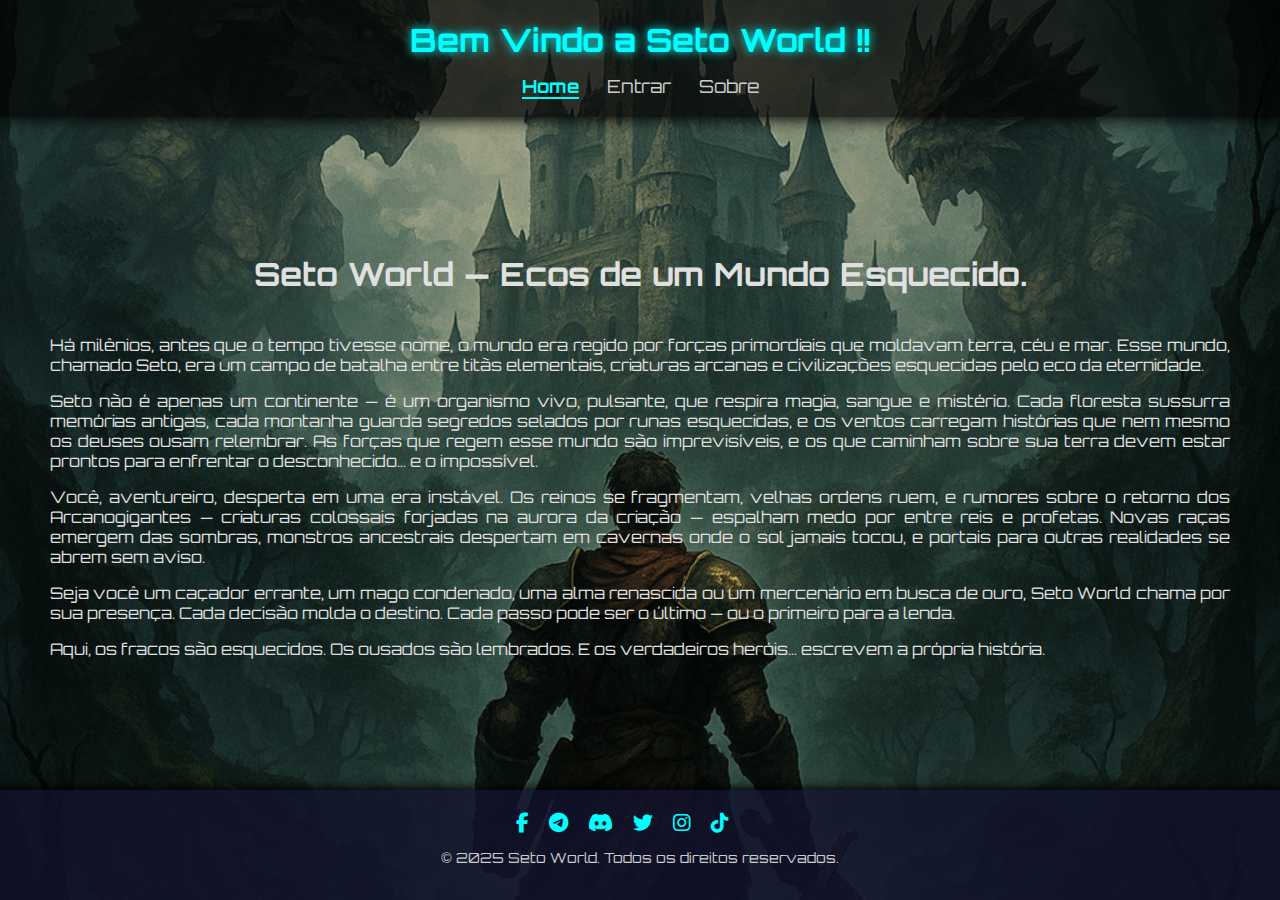
<file: Index.html>
<!DOCTYPE html>
<html lang="pt-br">

<head>
    <meta charset="UTF-8">
    <meta name="viewport" content="width=device-width, initial-scale=1.0">
    <title>Seto World</title>
    <link rel="stylesheet" href="style.css">
    <link rel="icon" href="fundo-pagina.png" type="image/png">
    <link href="https://fonts.googleapis.com/css2?family=Orbitron:wght@500&display=swap" rel="stylesheet">
    <link rel="stylesheet" href="https://cdnjs.cloudflare.com/ajax/libs/font-awesome/6.5.0/css/all.min.css">
</head>

<body>
    <main id="posicionamento-principal">
        <header class="cabecalho">
            <h1>Bem Vindo a Seto World !!</h1>
            <nav>
                <a href="Index.html">Home</a>
                <a href="Entrar.html">Entrar</a>
                <a href="Sobre.html">Sobre</a>
            </nav>
        </header>
        <section id="texto-principal">
            <h1>Seto World — Ecos de um Mundo Esquecido.</h1>
            <div class="textos">
                <p>
                    Há milênios, antes que o tempo tivesse nome, o mundo era regido por forças primordiais que moldavam
                    terra, céu e mar.
                    Esse mundo, chamado Seto, era um campo de batalha entre titãs elementais, criaturas arcanas e
                    civilizações esquecidas pelo eco da eternidade.
                </p>
                <p>
                    Seto não é apenas um continente — é um organismo vivo, pulsante, que respira magia, sangue e
                    mistério.
                    Cada floresta sussurra memórias antigas, cada montanha guarda segredos selados por runas esquecidas,
                    e os ventos carregam histórias que nem mesmo os deuses ousam relembrar. As forças que regem esse
                    mundo são imprevisíveis, e os que caminham sobre sua terra devem estar prontos para enfrentar o
                    desconhecido... e o impossível.
                </p>
                <p>
                    Você, aventureiro, desperta em uma era instável.
                    Os reinos se fragmentam, velhas ordens ruem, e rumores sobre o retorno dos Arcanogigantes —
                    criaturas colossais forjadas na aurora da criação — espalham medo por entre reis e profetas. Novas
                    raças emergem das sombras, monstros ancestrais despertam em cavernas onde o sol jamais tocou, e
                    portais para outras realidades se abrem sem aviso.
                </p>
                <p>
                    Seja você um caçador errante, um mago condenado, uma alma renascida ou um mercenário em busca de
                    ouro, Seto World chama por sua presença. Cada decisão molda o destino. Cada passo pode ser o último
                    — ou o primeiro para a lenda.
                </p>
                <p>
                    Aqui, os fracos são esquecidos.
                    Os ousados são lembrados. E os verdadeiros heróis... escrevem a própria história.
                </p>
            </div>
        </section>
        <!-- Rodapé -->
        <footer>
            <div class="social-icons">
                <a href="https://facebook.com" target="_blank"><i class="fab fa-facebook-f"></i></a>
                <a href="https://t.me" target="_blank"><i class="fab fa-telegram-plane"></i></a>
                <a href="https://discord.com" target="_blank"><i class="fab fa-discord"></i></a>
                <a href="https://twitter.com" target="_blank"><i class="fab fa-twitter"></i></a>
                <a href="https://instagram.com" target="_blank"><i class="fab fa-instagram"></i></a>
                <a href="https://tiktok.com" target="_blank"><i class="fab fa-tiktok"></i></a>
                <a href="https://youtube.com" target="_blank"><i class="fi fi-brands-youtube"></i></a>
                <a href="https://web.whatsapp.com" target="_blank"><i class="fab fa-whatsaap"></i></a>
            </div>
            <p>&copy; 2025 Seto World. Todos os direitos reservados.</p>
        </footer>
    </main>
</body>
<script src="Script.js"></script>

</html>
</file>
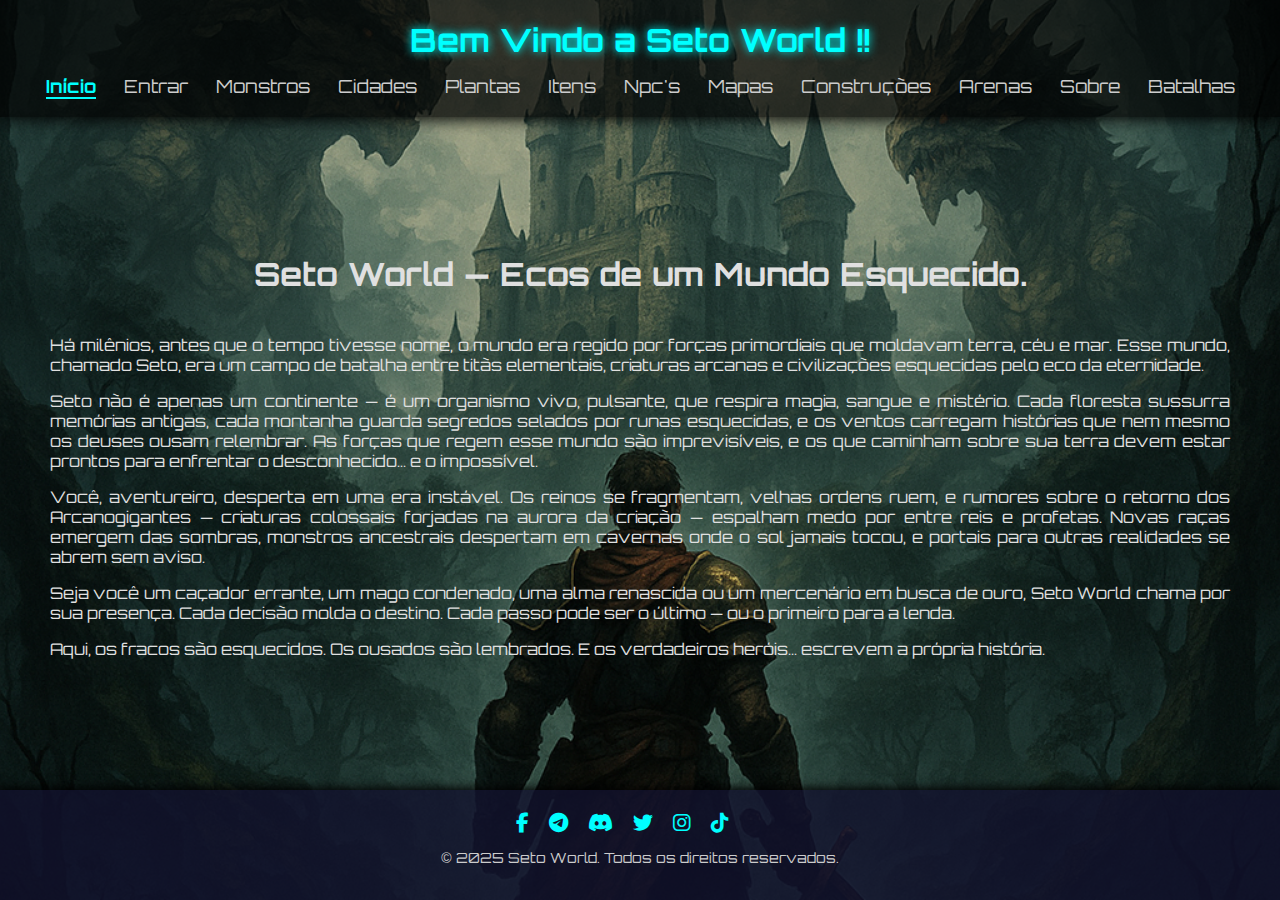
<file: index.html>
<!DOCTYPE html>
<html lang="pt-br">

<head>
    <meta charset="UTF-8">
    <meta name="viewport" content="width=device-width, initial-scale=1.0">
    <title>Seto World</title>
    <link rel="stylesheet" href="style.css">
    <link rel="icon" href="fundo-pagina.png" type="image/png">
    <link href="https://fonts.googleapis.com/css2?family=Orbitron:wght@500&display=swap" rel="stylesheet">
    <link rel="stylesheet" href="https://cdnjs.cloudflare.com/ajax/libs/font-awesome/6.5.0/css/all.min.css">
</head>

<body>
    <main id="posicionamento-principal">
        <header class="cabecalho">
            <h1>Bem Vindo a Seto World !!</h1>
            <nav>
            <a href="index.html">Início</a>
            <a href="Entrar.html">Entrar</a>
            <a href="Monstros.html">Monstros</a>
            <a href="Cidades.html">Cidades</a>
            <a href="Plantas.html">Plantas</a>
            <a href="Itens.html">Itens</a>
            <a href="Npc's.html">Npc's</a>
            <a href="Mapas.html">Mapas</a>
            <a href="Construções.html">Construções</a>
            <a href="Arenas.html">Arenas</a>
            <a href="Sobre.html">Sobre</a>
            <a href="Batalha.html">Batalhas</a>
            </nav>
        </header>
        <section id="texto-principal">
            <h1>Seto World — Ecos de um Mundo Esquecido.</h1>
            <div class="textos">
                <p>
                    Há milênios, antes que o tempo tivesse nome, o mundo era regido por forças primordiais que moldavam
                    terra, céu e mar.
                    Esse mundo, chamado Seto, era um campo de batalha entre titãs elementais, criaturas arcanas e
                    civilizações esquecidas pelo eco da eternidade.
                </p>
                <p>
                    Seto não é apenas um continente — é um organismo vivo, pulsante, que respira magia, sangue e
                    mistério.
                    Cada floresta sussurra memórias antigas, cada montanha guarda segredos selados por runas esquecidas,
                    e os ventos carregam histórias que nem mesmo os deuses ousam relembrar. As forças que regem esse
                    mundo são imprevisíveis, e os que caminham sobre sua terra devem estar prontos para enfrentar o
                    desconhecido... e o impossível.
                </p>
                <p>
                    Você, aventureiro, desperta em uma era instável.
                    Os reinos se fragmentam, velhas ordens ruem, e rumores sobre o retorno dos Arcanogigantes —
                    criaturas colossais forjadas na aurora da criação — espalham medo por entre reis e profetas. Novas
                    raças emergem das sombras, monstros ancestrais despertam em cavernas onde o sol jamais tocou, e
                    portais para outras realidades se abrem sem aviso.
                </p>
                <p>
                    Seja você um caçador errante, um mago condenado, uma alma renascida ou um mercenário em busca de
                    ouro, Seto World chama por sua presença. Cada decisão molda o destino. Cada passo pode ser o último
                    — ou o primeiro para a lenda.
                </p>
                <p>
                    Aqui, os fracos são esquecidos.
                    Os ousados são lembrados. E os verdadeiros heróis... escrevem a própria história.
                </p>
            </div>
        </section>
        <!-- Rodapé -->
        <footer>
            <div class="social-icons">
                <a href="https://facebook.com" target="_blank"><i class="fab fa-facebook-f"></i></a>
                <a href="https://t.me" target="_blank"><i class="fab fa-telegram-plane"></i></a>
                <a href="https://discord.com" target="_blank"><i class="fab fa-discord"></i></a>
                <a href="https://twitter.com" target="_blank"><i class="fab fa-twitter"></i></a>
                <a href="https://instagram.com" target="_blank"><i class="fab fa-instagram"></i></a>
                <a href="https://tiktok.com" target="_blank"><i class="fab fa-tiktok"></i></a>
                <a href="https://youtube.com" target="_blank"><i class="fi fi-brands-youtube"></i></a>
                <a href="https://web.whatsapp.com" target="_blank"><i class="fab fa-whatsaap"></i></a>
            </div>
            <p>&copy; 2025 Seto World. Todos os direitos reservados.</p>
        </footer>
    </main>
</body>
<script src="Script.js"></script>

</html>
</file>
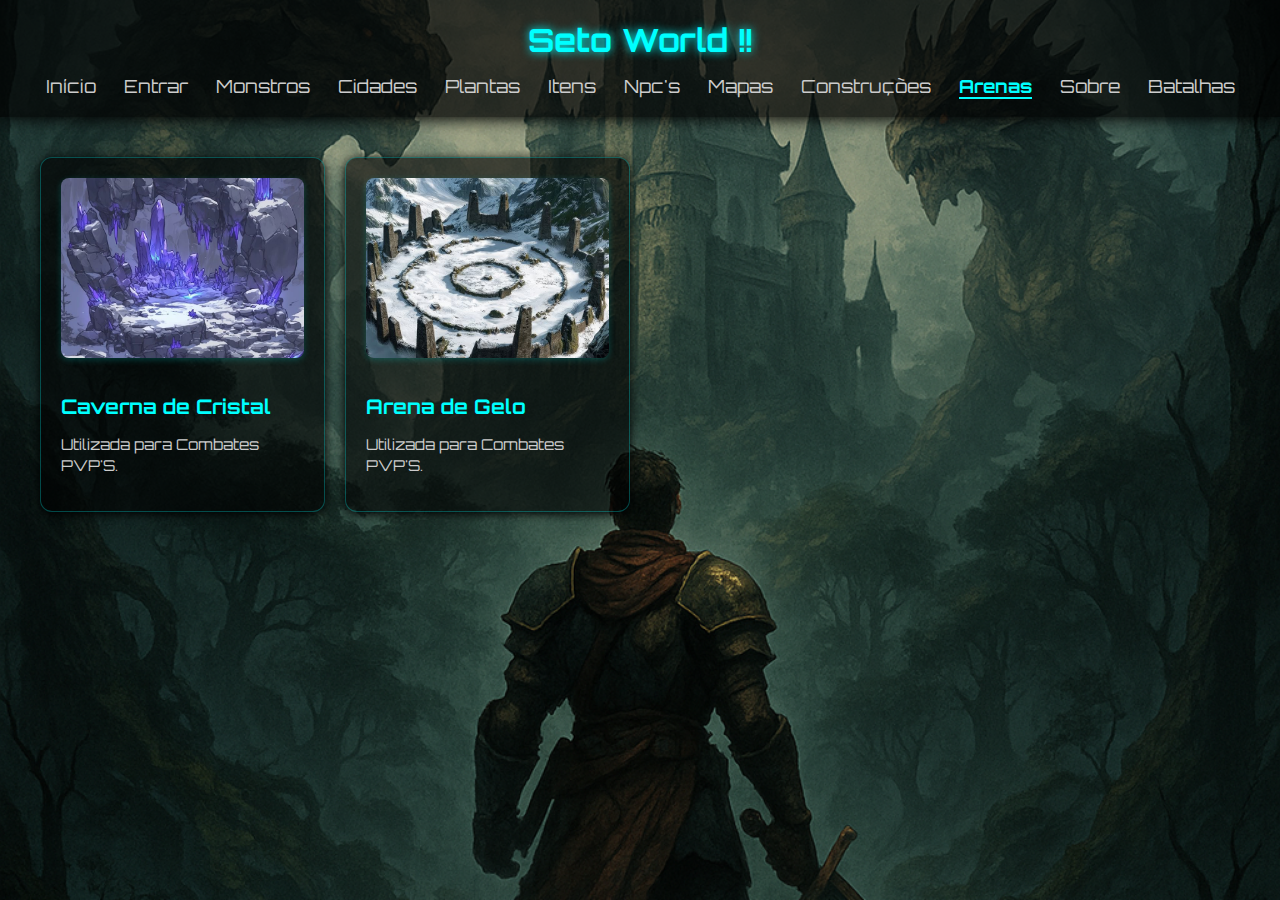
<file: Arenas.html>
<!DOCTYPE html>
<html lang="pt-br">

<head>
    <meta charset="UTF-8">
    <meta name="viewport" content="width=device-width, initial-scale=1.0">
    <title>Arenas de Seto World</title>
    <link rel="stylesheet" href="style.css">
    <link rel="icon" href="fundo-pagina.png" type="image/png">
    <link href="https://fonts.googleapis.com/css2?family=Orbitron:wght@500&display=swap" rel="stylesheet">
</head>

<body>

    <div class="cabecalho">
        <h1>Seto World !!</h1>
        <nav>
            <a href="index.html">Início</a>
            <a href="Entrar.html">Entrar</a>
            <a href="Monstros.html">Monstros</a>
            <a href="Cidades.html">Cidades</a>
            <a href="Plantas.html">Plantas</a>
            <a href="Itens.html">Itens</a>
            <a href="Npc's.html">Npc's</a>
            <a href="Mapas.html">Mapas</a>
            <a href="Construções.html">Construções</a>
            <a href="Arenas.html">Arenas</a>
            <a href="Sobre.html">Sobre</a>
            <a href="Batalha.html">Batalhas</a>
        </nav>
    </div>

    <section class="card-container">

        <div class="card" data-tipo="arena" data-nome="Caverna de Cristal" data-localizacao="Montes Nevados"
            data-clima="Frio e Úmido" data-descricao="Arena para combates de gladiadores."
            data-img="Caverna-Cristal.jpg">
            <img src="Caverna-Cristal.jpg" alt="Caverna de Cristal">
            <h3>Caverna de Cristal</h3>
            <p>Utilizada para Combates PVP'S.</p>
        </div>

        <div class="card" data-tipo="arena" data-nome="Arena de Gelo" data-localizacao="Montes Nevados"
            data-clima="Congelante" data-descricao="Arena para combates de Bosses."
            data-img="Arena-Gelo.jpg">
            <img src="Arena-Gelo.jpg" alt="Arena de Gelo">
            <h3>Arena de Gelo</h3>
            <p>Utilizada para Combates PVP'S.</p>
        </div>



    </section>

    <!-- Modal reutilizado -->

    <div id="modal" class="modal">
        <div class="modal-content" id="modal-content">
            <span class="close">&times;</span>
            <!-- Conteúdo gerado dinamicamente -->
        </div>
    </div>

</body>
<script src="Script.js"></script>

</html>
</file>
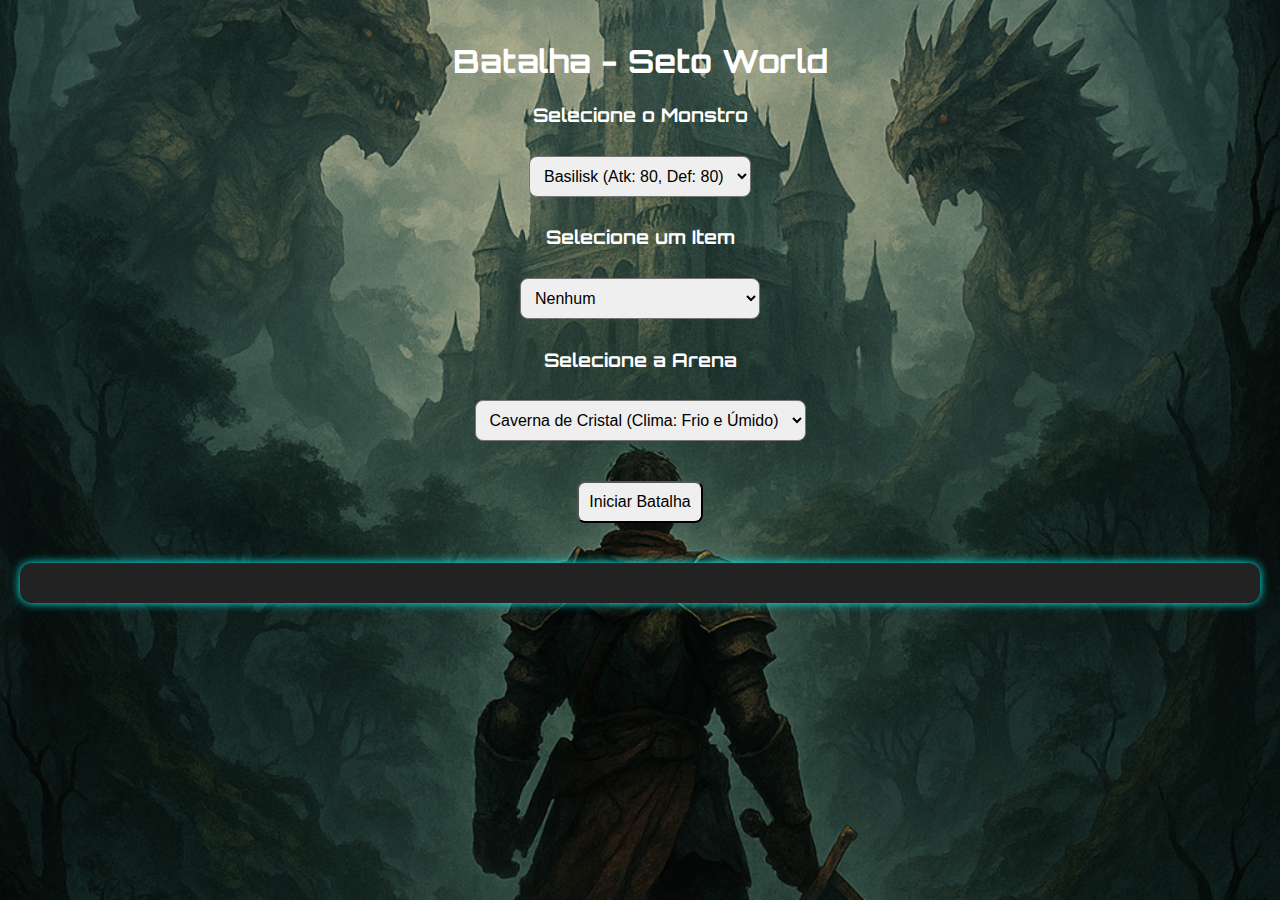
<file: Batalha.html>
<!DOCTYPE html>
<html lang="pt-br">

<head>
  <meta charset="UTF-8">
  <title>Batalhas - Seto World</title>
  <link rel="stylesheet" href="style.css">
  <style>
    body {
      font-family: 'Orbitron', sans-serif;
      background-color: #111;
      color: #fff;
      text-align: center;
      padding: 20px;
    }

    select,
    button {
      padding: 10px;
      font-size: 16px;
      margin: 10px;
      border-radius: 8px;
    }

    #resultado {
      margin-top: 30px;
      background: #222;
      padding: 20px;
      border-radius: 12px;
      box-shadow: 0 0 10px #00ffff;
    }
  </style>
</head>

<body>
  <h1>Batalha - Seto World</h1>

  <h3>Selecione o Monstro</h3>
  <select id="monstro">
    <option value="basilisk">Basilisk (Atk: 80, Def: 80)</option>
  </select>

  <h3>Selecione um Item</h3>
  <select id="item">
    <option value="nenhum">Nenhum</option>
    <option value="pocao_mana">Poção de Mana (Cura: +20)</option>
  </select>

  <h3>Selecione a Arena</h3>
  <select id="arena">
    <option value="cristal">Caverna de Cristal (Clima: Frio e Úmido)</option>
  </select>

  <br><br>
  <button onclick="iniciarBatalha()">Iniciar Batalha</button>

  <div id="resultado"></div>

  <script>
    function iniciarBatalha() {
      // Definições fixas (poderia vir de JSON/PHP no futuro)
      const jogador = {
        ataque: 100,
        defesa: 70,
        hp: 100,
        habilidades: ["Resistência Mágica"]
      };

      const monstroSelecionado = document.getElementById("monstro").value;
      const itemSelecionado = document.getElementById("item").value;
      const arenaSelecionada = document.getElementById("arena").value;

      let monstro = {};
      let item = {};
      let arena = {};

      // MONSTRO
      if (monstroSelecionado === "basilisk") {
        monstro = {
          nome: "Basilisk",
          ataque: 80,
          defesa: 80,
          habilidades: ["Rajada de Penas", "Investida Aérea"]
        };
      }

      // ITEM
      if (itemSelecionado === "pocao_mana") {
        item = {
          nome: "Poção de Mana",
          efeito: "cura",
          valor: 20
        };
      } else {
        item = null;
      }

      // ARENA
      if (arenaSelecionada === "cristal") {
        arena = {
          nome: "Caverna de Cristal",
          clima: "Frio e Úmido"
        };
      }

      // APLICA EFEITOS DE ARENA
      if (arena.clima === "Frio e Úmido") {
        if (monstro.habilidades.includes("Rajada de Penas")) {
          monstro.ataque += 10;
        }
        if (jogador.habilidades.includes("Resistência Mágica")) {
          jogador.defesa += 10;
        }
      }

      // APLICA EFEITO DO ITEM
      if (item && item.efeito === "cura") {
        jogador.hp += item.valor;
      }

      // CÁLCULO SIMPLES DE DANO
      const danoCausado = Math.max(0, jogador.ataque - monstro.defesa);
      const danoRecebido = Math.max(0, monstro.ataque - jogador.defesa);
      const vencedor = danoCausado >= danoRecebido ? "Você venceu!" : "O monstro venceu!";

      document.getElementById("resultado").innerHTML = `
        <h2>Resultado da Batalha</h2>
        <p><strong>Monstro:</strong> ${monstro.nome}</p>
        <p><strong>Arena:</strong> ${arena.nome} (${arena.clima})</p>
        <p><strong>Item usado:</strong> ${item ? item.nome : "Nenhum"}</p>
        <p><strong>Seu HP:</strong> ${jogador.hp}</p>
        <p><strong>Dano causado ao monstro:</strong> ${danoCausado}</p>
        <p><strong>Dano recebido:</strong> ${danoRecebido}</p>
        <h3>${vencedor}</h3>
      `;
    }
  </script>
</body>

</html>
</file>
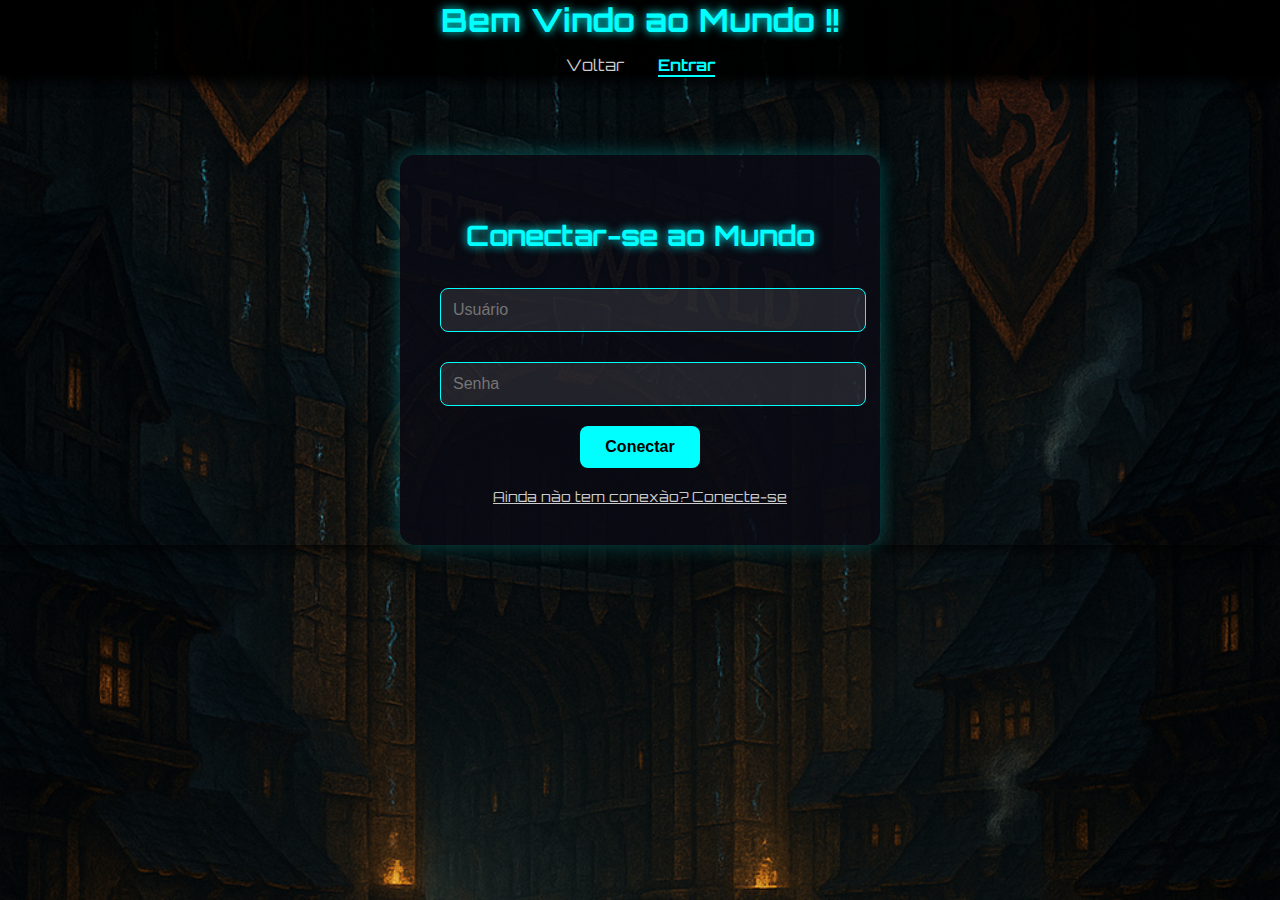
<file: Entrar.html>
<!DOCTYPE html>
<html lang="pt-br">

<head>
    <meta charset="UTF-8">
    <meta name="viewport" content="width=device-width, initial-scale=1.0">
    <title>Bem Vindo a Seto World</title>
    <link rel="stylesheet" href="Entrar.css">
    <link rel="icon" href="fundo-pagina.png" type="image/png">
    <link href="https://fonts.googleapis.com/css2?family=Orbitron:wght@500&display=swap" rel="stylesheet">
</head>

<body class="cabecalho">

    <div class="cabecalho">

        <nav class="cabecalho">
            <h1>Bem Vindo ao Mundo !!</h1>
            <a href="Index.html">Voltar</a>
            <a href="Entrar.html">Entrar</a>
        </nav>
    </div>

    <div class="container" id="form-container" action="login.php" method="post">
        <h2 id="form-title">Conectar-se ao Mundo</h2>
        <input type="text" id="username" placeholder="Usuário" required>
        <input type="password" id="password" placeholder="Senha" required>
        <button onclick="handleSubmit()">Conectar</button>
        <div class="toggle" onclick="toggleForm()">Ainda não tem conexão? Conecte-se</div>
    </div>


</body>
<script src="Script.js"></script>

</html>
</file>
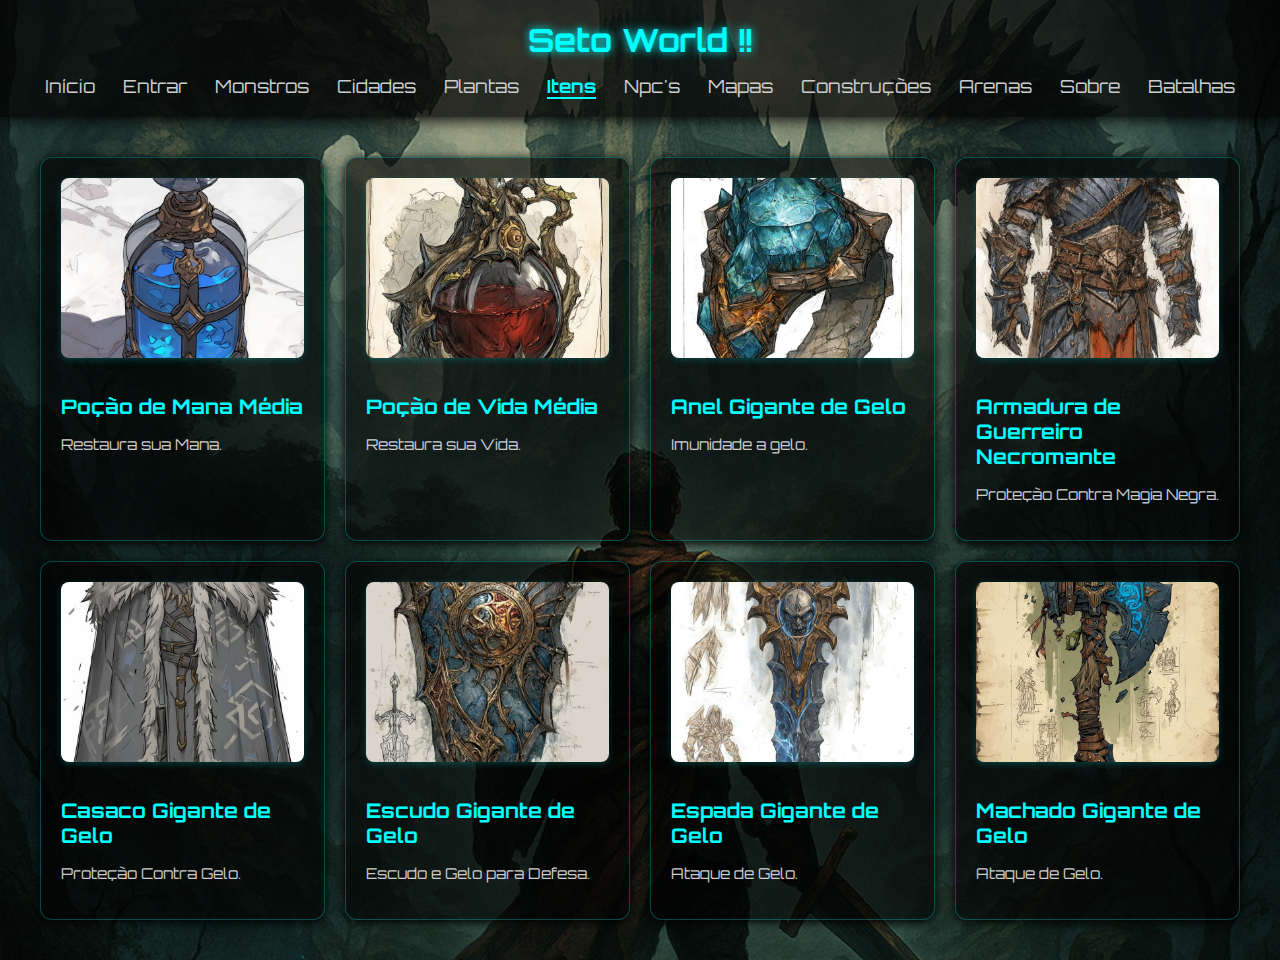
<file: Itens.html>
<!DOCTYPE html>
<html lang="en">

<head>
    <meta charset="UTF-8">
    <meta name="viewport" content="width=device-width, initial-scale=1.0">
    <title>Itens de Seto World</title>
    <link rel="stylesheet" href="style.css">
    <link rel="icon" href="fundo-pagina.png" type="image/png">
    <link href="https://fonts.googleapis.com/css2?family=Orbitron:wght@500&display=swap" rel="stylesheet">
</head>

<body>

    <div class="cabecalho">
        <h1>Seto World !!</h1>
        <nav>
            <a href="index.html">Início</a>
            <a href="Entrar.html">Entrar</a>
            <a href="Monstros.html">Monstros</a>
            <a href="Cidades.html">Cidades</a>
            <a href="Plantas.html">Plantas</a>
            <a href="Itens.html">Itens</a>
            <a href="Npc's.html">Npc's</a>
            <a href="Mapas.html">Mapas</a>
            <a href="Construções.html">Construções</a>
            <a href="Arenas.html">Arenas</a>
            <a href="Sobre.html">Sobre</a>
            <a href="Batalha.html">Batalhas</a>
        </nav>
    </div>

    <section class="card-container">
        <!-- ITEM -->
        <div class="card" data-tipo="item" data-nome="Poção de Mana Média"
            data-img="Poção-Mana-Media.jpg" data-tipoitem="Poção" data-raridade="Normal"
            data-efeito="Recuperação em 50 %" data-habilidades="Recupera Mana">
            <img src="Poção-Mana-Media.jpg" alt="Poção de Mana Média">
            <h3>Poção de Mana Média</h3>
            <p>Restaura sua Mana.</p>
        </div>

        <div class="card" data-tipo="item" data-nome="Poção de Vida Média"
            data-img="Poção-Vida-Media.jpg" data-tipoitem="Poçao" data-raridade="Normal"
            data-efeito="Recuperação em 50 %" data-habilidades="Recupera Vida">
            <img src="Poção-Vida-Media.jpg" alt="Poção de Vida Média">
            <h3>Poção de Vida Média</h3>
            <p>Restaura sua Vida.</p>
        </div>

        <div class="card" data-tipo="item" data-nome="Anel Gigante de Gelo"
            data-img="Anel-Gigante-Gelo.jpg" data-tipoitem="Item Magico" data-raridade="Ultra Raro"
            data-efeito="Anula o Elemento Gelo" data-habilidades="Gelo +100 %">
            <img src="Anel-Gigante-Gelo.jpg" alt="Anel Gigante de Gelo">
            <h3>Anel Gigante de Gelo</h3>
            <p>Imunidade a gelo.</p>
        </div>

        <div class="card" data-tipo="item" data-nome="Armadura de Guerreiro Necromante"
            data-img="Armadura-Guerreiro-Necromante.jpg" data-tipoitem="Roupa" data-raridade="Rara"
            data-efeito="+ 20 Defesa" data-habilidades="Anula Magia Negra 15 %">
            <img src="Armadura-Guerreiro-Necromante.jpg" alt="Armadura de Guerreiro Necromante">
            <h3>Armadura de Guerreiro Necromante</h3>
            <p>Proteção Contra Magia Negra.</p>
        </div>

        <div class="card" data-tipo="item" data-nome="Casaco Gigante de Gelo"
            data-img="Casaco-Gigante-Gelo.jpg" data-tipoitem="Roupa" data-raridade="Rara"
            data-efeito="+ 10 Defesa" data-habilidades="Anula Gelo em 5 %">
            <img src="Casaco-Gigante-Gelo.jpg" alt="Casaco Gigante de Gelo">
            <h3>Casaco Gigante de Gelo</h3>
            <p>Proteção Contra Gelo.</p>
        </div>

        <div class="card" data-tipo="item" data-nome="Escudo Gigante de Gelo"
            data-img="Escudo-Gigante-Gelo.jpg" data-tipoitem="Escudo" data-raridade="Rara"
            data-efeito="Defesa +20" data-habilidades="Gelo +15 %">
            <img src="Escudo-Gigante-Gelo.jpg" alt="Escudo Gigante de Gelo">
            <h3>Escudo Gigante de Gelo</h3>
            <p>Escudo e Gelo para Defesa.</p>
        </div>

        <div class="card" data-tipo="item" data-nome="Espada Gigante de Gelo"
            data-img="Espada-Gigante-Gelo.jpg" data-tipoitem="Espada" data-raridade="Rara"
            data-efeito="Ataque + 15" data-habilidades="Gelo + 10%">
            <img src="Espada-Gigante-Gelo.jpg" alt="Espada Gigante de Gelo">
            <h3>Espada Gigante de Gelo</h3>
            <p>Ataque de Gelo.</p>
        </div>

        <div class="card" data-tipo="item" data-nome="Machado Gigante de Gelo"
            data-img="Machado-Gigante-Gelo.jpg" data-tipoitem="Machado" data-raridade="Rara"
            data-efeito="Ataque + 25" data-habilidades="Gelo + 10%">
            <img src="Machado-Gigante-Gelo.jpg" alt="Machado Gigante de Gelo">
            <h3>Machado Gigante de Gelo</h3>
            <p>Ataque de Gelo.</p>
        </div>

    </section>

    <div id="modal" class="modal">
        <div class="modal-content" id="modal-content">
            <span class="close">&times;</span>
            <!-- conteúdo gerado via JS -->
        </div>
    </div>


</body>
<script src="Script.js"></script>

</html>
</file>
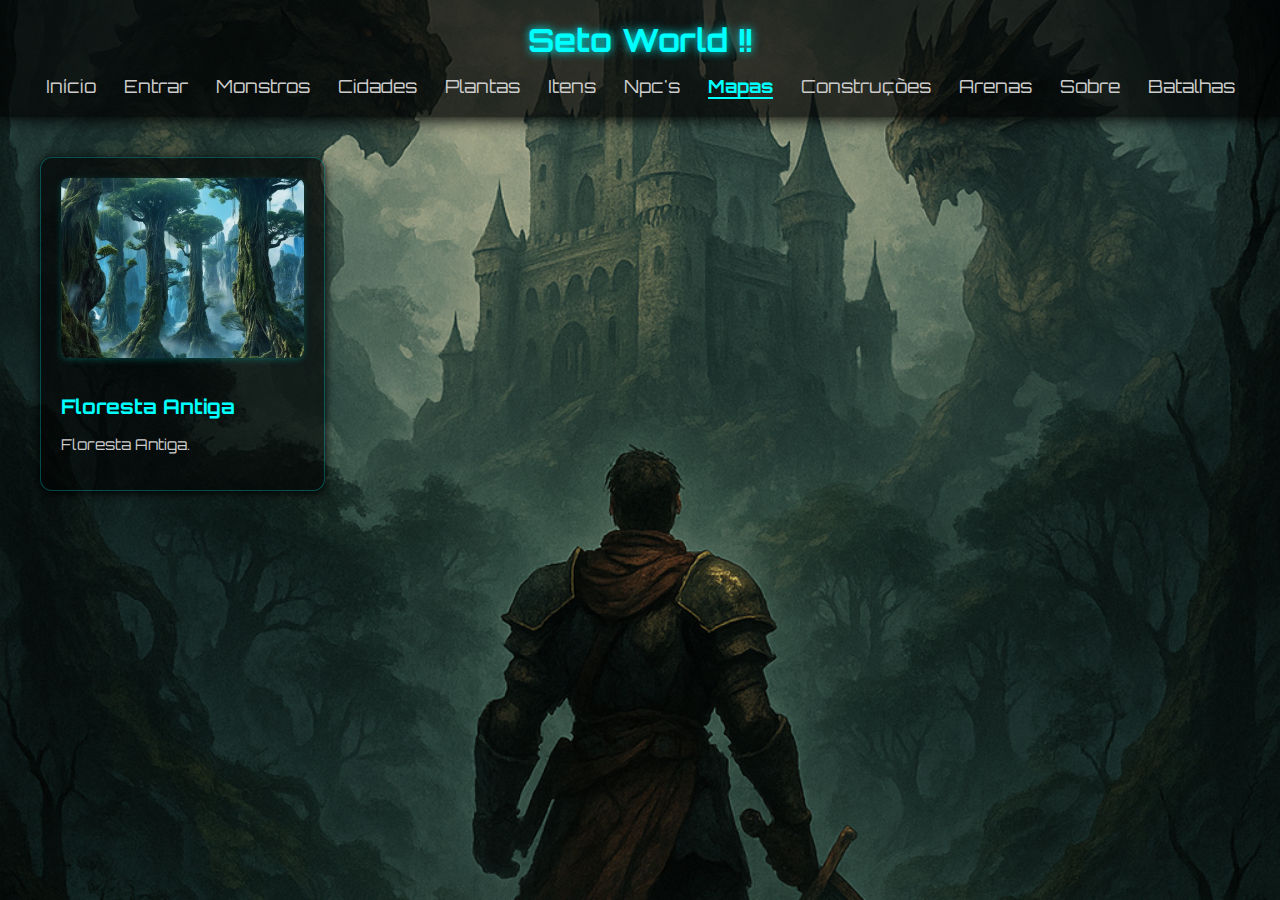
<file: Mapas.html>
<!DOCTYPE html>
<html lang="pt-br">

<head>
    <meta charset="UTF-8">
    <meta name="viewport" content="width=device-width, initial-scale=1.0">
    <title>Locais de Seto World</title>
    <link rel="stylesheet" href="style.css">
    <link rel="icon" href="fundo-pagina.png" type="image/png">
    <link href="https://fonts.googleapis.com/css2?family=Orbitron:wght@500&display=swap" rel="stylesheet">
</head>

<body>

    <div class="cabecalho">
        <h1>Seto World !!</h1>
        <nav>
            <a href="index.html">Início</a>
            <a href="Entrar.html">Entrar</a>
            <a href="Monstros.html">Monstros</a>
            <a href="Cidades.html">Cidades</a>
            <a href="Plantas.html">Plantas</a>
            <a href="Itens.html">Itens</a>
            <a href="Npc's.html">Npc's</a>
            <a href="Mapas.html">Mapas</a>
            <a href="Construções.html">Construções</a>
            <a href="Arenas.html">Arenas</a>
            <a href="Sobre.html">Sobre</a>
            <a href="Batalha.html">Batalhas</a>
        </nav>
    </div>

    <section class="card-container">
        <!-- CONSTRUÇÃO -->
        <div class="card" data-tipo="mapa" data-nome="Floresta Antiga"
            data-img="Floresta-Antiga.jpg" data-finalidade="Cacadas, Desvendar"
            data-monstros="Desconhecidos" data-status="Desconhecida">
            <img src="Floresta-Antiga.jpg" alt="Floresta Antiga">
            <h3>Floresta Antiga</h3>
            <p>Floresta Antiga.</p>
        </div>

    </section>

    <div id="modal" class="modal">
        <div class="modal-content" id="modal-content">
            <span class="close">&times;</span>
            <!-- conteúdo gerado via JS -->
        </div>
    </div>


</body>
<script src="Script.js"></script>

</html>
</file>
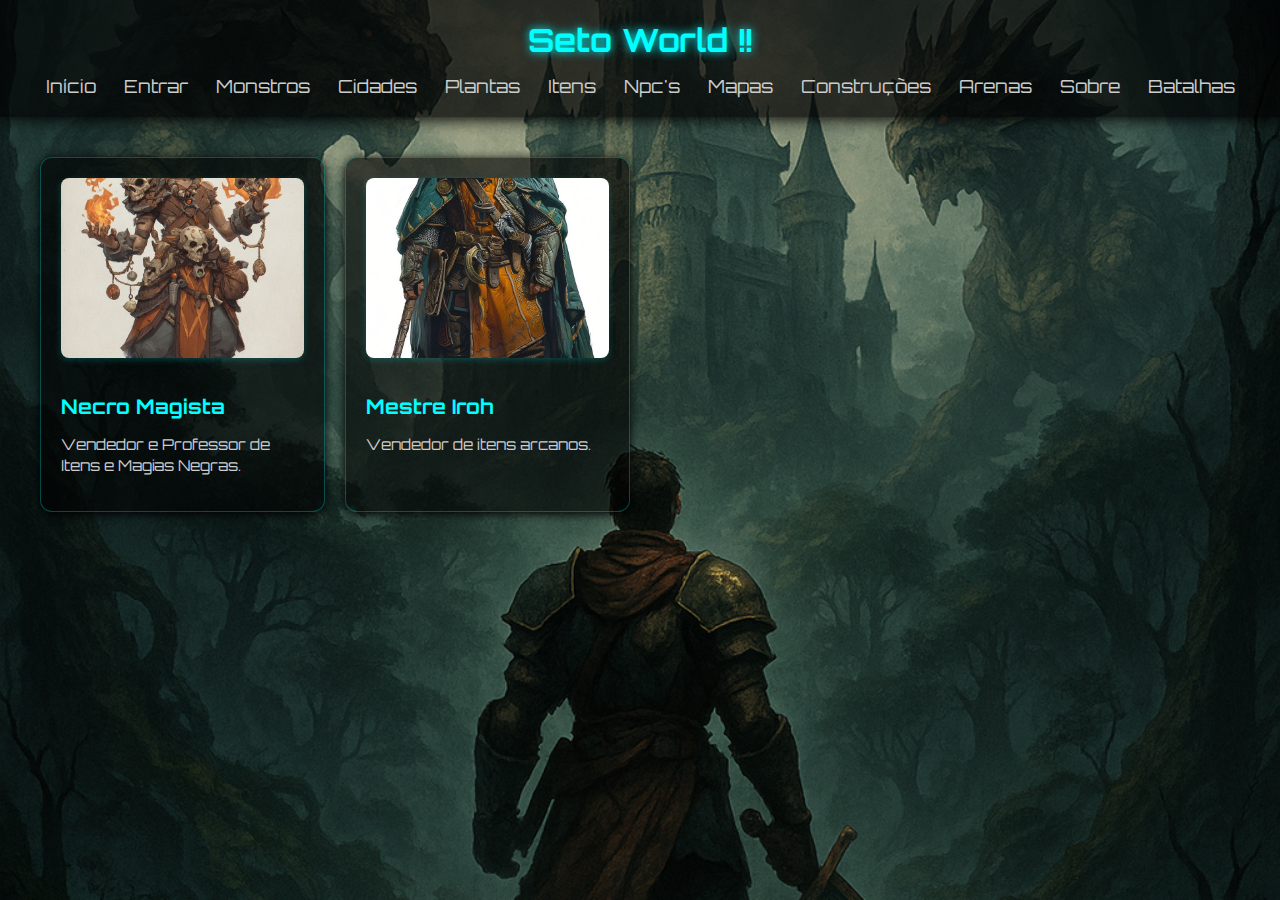
<file: Npc's.html>
<!DOCTYPE html>
<html lang="en">

<head>
    <meta charset="UTF-8">
    <meta name="viewport" content="width=device-width, initial-scale=1.0">
    <title>Moradores de Seto World</title>
    <link rel="stylesheet" href="style.css">
    <link rel="icon" href="fundo-pagina.png" type="image/png">
    <link href="https://fonts.googleapis.com/css2?family=Orbitron:wght@500&display=swap" rel="stylesheet">
</head>

<body>

    <div class="cabecalho">
        <h1>Seto World !!</h1>
        <nav>
            <a href="index.html">Início</a>
            <a href="Entrar.html">Entrar</a>
            <a href="Monstros.html">Monstros</a>
            <a href="Cidades.html">Cidades</a>
            <a href="Plantas.html">Plantas</a>
            <a href="Itens.html">Itens</a>
            <a href="Npc's.html">Npc's</a>
            <a href="Mapas.html">Mapas</a>
            <a href="Construções.html">Construções</a>
            <a href="Arenas.html">Arenas</a>
            <a href="Sobre.html">Sobre</a>
            <a href="Batalha.html">Batalhas</a>
        </nav>
    </div>

    <section class="card-container">

        <!-- NPC -->
        <div class="card" data-tipo="npc" data-nome="Necro Magista" data-img="Necro-Magista.jpg"
            data-local="Ruinas Antiga Eterniun" data-produtos="Magias, Itens Magicos"
            data-especialidade="Magias Negras">
            <img src="Necro-Magista.jpg" alt="Mestre Iroh">
            <h3>Necro Magista</h3>
            <p>Vendedor e Professor de Itens e Magias Negras.</p>
        </div>

        <div class="card" data-tipo="npc" data-nome="Mestre Iroh" data-img="Mestre Iroh.jpg"
            data-local="Vila Rocha" data-produtos="Poções, Runas" data-especialidade="Magia e encantamento">
            <img src="Mestre Iroh.jpg" alt="Mestre Iroh">
            <h3>Mestre Iroh</h3>
            <p>Vendedor de itens arcanos.</p>
        </div>

    </section>

    <div id="modal" class="modal">
        <div class="modal-content" id="modal-content">
            <span class="close">&times;</span>
            <!-- conteúdo gerado via JS -->
        </div>
    </div>


</body>
<script src="Script.js"></script>

</html>
</file>
<file: style.css>
@import url('https://fonts.googleapis.com/css2?family=Orbitron:wght@500&display=swap');

body {
  margin: 0;
  padding: 0;
  background-image: url('fundo-pagina.png');
  background-size: cover;
  background-repeat: no-repeat;
  background-attachment: fixed;
  background-position: center;
  font-family: 'Orbitron', sans-serif;
  color: #e0e0e0;
}

/* Cabeçalho */
.cabecalho {
  background-color: rgba(0, 0, 0, 0.7);
  padding: 20px;
  text-align: center;
  box-shadow: 0 2px 15px #000;
}

.cabecalho h1 {
  color: #00ffff;
  text-shadow: 0 0 10px #00ffff;
  font-size: 32px;
  margin: 0 0 15px 0;
}

.cabecalho nav a {
  color: #ccc;
  margin: 0 12px;
  text-decoration: none;
  font-size: 18px;
  transition: 0.3s;
}

.cabecalho nav a:hover {
  color: #00f2ff;
  text-shadow: 0 0 5px #00f2ff;
}

/* Página Inicial */

#posicionamento-principal {
  display: flex;
  flex-direction: column;
  justify-content: space-between;
  height: 100vh;
}

#texto-principal {
  margin: 0 50px;
}

#texto-principal h1 {
  text-align: center;
  padding-bottom: 20px;
}

.textos p {
  text-align: justify;
}

/* Rodapé */

footer {
  background-color: rgba(18, 18, 45, 0.8);
  color: #ccc;
  text-align: center;
  padding: 20px;
  font-size: 14px;
  box-shadow: 0 -2px 10px #000;
}

.social-icons {
  margin-bottom: 10px;
}

.social-icons a {
  color: #00ffff;
  margin: 0 8px;
  font-size: 20px;
  transition: color 0.3s ease, text-shadow 0.3s ease;
  text-decoration: none;
}

.social-icons a:hover {
  color: #ffffff;
  text-shadow: 0 0 8px #00ffff;
}

/*Para destacar automaticamente o link da página atual no menu de navegação*/

nav a.ativo {
  color: #00ffff;
  /* ou outra cor de destaque */
  font-weight: bold;
  text-align: center;
  border-bottom: 2px solid #00ffff;
  /* exemplo de destaque */
}

/* teste de monstros */

.card-container {
  display: grid;
  grid-template-columns: repeat(auto-fill, minmax(280px, 1fr));
  gap: 20px;
  padding: 40px;
}

.card {
  background-color: rgba(0, 0, 0, 0.6);
  padding: 20px;
  border-radius: 12px;
  box-shadow: 0 2px 10px #000;
  transition: transform 0.2s ease-in-out;
  border: 1px solid #00ffff44;
}

.card:hover {
  transform: translateY(-15px);
  box-shadow: 0 5px 25px #00ffff88;
}

.card h3 {
  color: #00ffff;
  font-size: 20px;
  margin-bottom: 10px;
}

.card h5 {
  color: #4d8181;
  font-size: 15px;
  margin-bottom: 5px;
}

.card p {
  color: #ccc;
  font-size: 15px;
  line-height: 1.4;
}

.card img {
  width: 100%;
  height: 180px;
  object-fit: cover;
  border-radius: 8px;
  margin-bottom: 12px;
  box-shadow: 0 2px 6px rgba(0, 255, 255, 0.2);
}

/* colocar Modal  */

.modal {
  display: none;
  position: fixed;
  z-index: 9999;
  left: 0;
  top: 0;
  width: 100%;
  height: 100%;
  overflow: auto;
  background-color: rgba(0, 0, 0, 0.8);
}

.modal-content {
  background-color: #1e1e2e;
  margin: 5% auto;
  padding: 30px;
  border-radius: 10px;
  width: 80%;
  max-width: 600px;
  color: #fff;
  box-shadow: 0 0 20px #00ffff88;
  text-align: center;
  position: relative;
}

.modal-content img {
  max-width: 100%;
  height: 200px;
  object-fit: cover;
  border-radius: 10px;
  margin-bottom: 20px;
}

.close {
  position: absolute;
  top: 10px;
  right: 20px;
  font-size: 28px;
  color: #00ffff;
  cursor: pointer;
}

.favorito-icon {
  color: #888;
  font-size: 22px;
  text-decoration: none;
  transition: color 0.3s, transform 0.2s;
  display: inline-block;
  margin-top: 10px;
}

.favorito-icon:hover {
  transform: scale(1.2);
}

.favorito-icon.favoritado {
  color: #00ffff;
}
</file>
<file: Entrar.css>
@import url('https://fonts.googleapis.com/css2?family=Orbitron:wght@500&display=swap');

body {
  margin: 0;
  padding: 0;
  background-size: 100%;
  background-image: url('tela-site.png');
  background-size: cover;
  background-repeat: no-repeat;
  background-attachment: fixed;
  background-position: center;
  font-family: 'Orbitron', sans-serif;
  color: #e0e0e0;
}

.cabecalho {
  background-color: rgba(0, 0, 0, 0.7);
  padding: 20px;
  text-align: center;
  padding: 0%;
  box-shadow: 0 2px 15px #000;
}

.cabecalho h1 {
  color: #00ffff;
  text-shadow: 0 0 10px #00ffff;
  font-size: 32px;
  margin: 0 0 15px 0;
}

.cabecalho a {
  color: #ccc;
  margin: 0 15px;
  text-decoration: none;
  transition: 0.3s;
}

.cabecalho a:hover {
  color: #00f2ff;
  text-shadow: 0 0 5px #00f2ff;
}

nav a.ativo {
  color: #00ffff;
  /* ou outra cor de destaque */
  font-weight: bold;
  text-align: center;
  border-bottom: 2px solid #00ffff;
  /* exemplo de destaque */
}

/* Container do formulário */
.container {
  max-width: 400px;
  margin: 80px auto;
  background-color: rgba(10, 10, 20, 0.8);
  padding: 40px;
  border-radius: 15px;
  box-shadow: 0 0 20px rgba(0, 255, 255, 0.3);
  text-align: center;
}

#form-title {
  font-size: 28px;
  margin-bottom: 25px;
  color: #00ffff;
  text-shadow: 0 0 10px #00ffff;
}

input[type="text"],
input[type="password"] {
  width: 100%;
  padding: 12px;
  margin: 10px 0 20px 0;
  background-color: rgba(255, 255, 255, 0.1);
  border: 1px solid #00ffff;
  color: #fff;
  border-radius: 8px;
  font-size: 16px;
  outline: none;
  transition: 0.3s;
}

input[type="text"]:focus,
input[type="password"]:focus {
  border-color: #fff;
  box-shadow: 0 0 8px #00ffff;
}

/* Botão de login */
button {
  background-color: #00ffff;
  border: none;
  color: #000;
  padding: 12px 25px;
  font-size: 16px;
  border-radius: 8px;
  cursor: pointer;
  transition: 0.3s;
  font-weight: bold;
}

button:hover {
  background-color: #00d9d9;
  box-shadow: 0 0 10px #00ffff;
}

/* Link para alternar entre login/cadastro */
.toggle {
  margin-top: 20px;
  font-size: 14px;
  color: #ccc;
  cursor: pointer;
  text-decoration: underline;
}

.toggle:hover {
  color: #00ffff;
}
</file>
